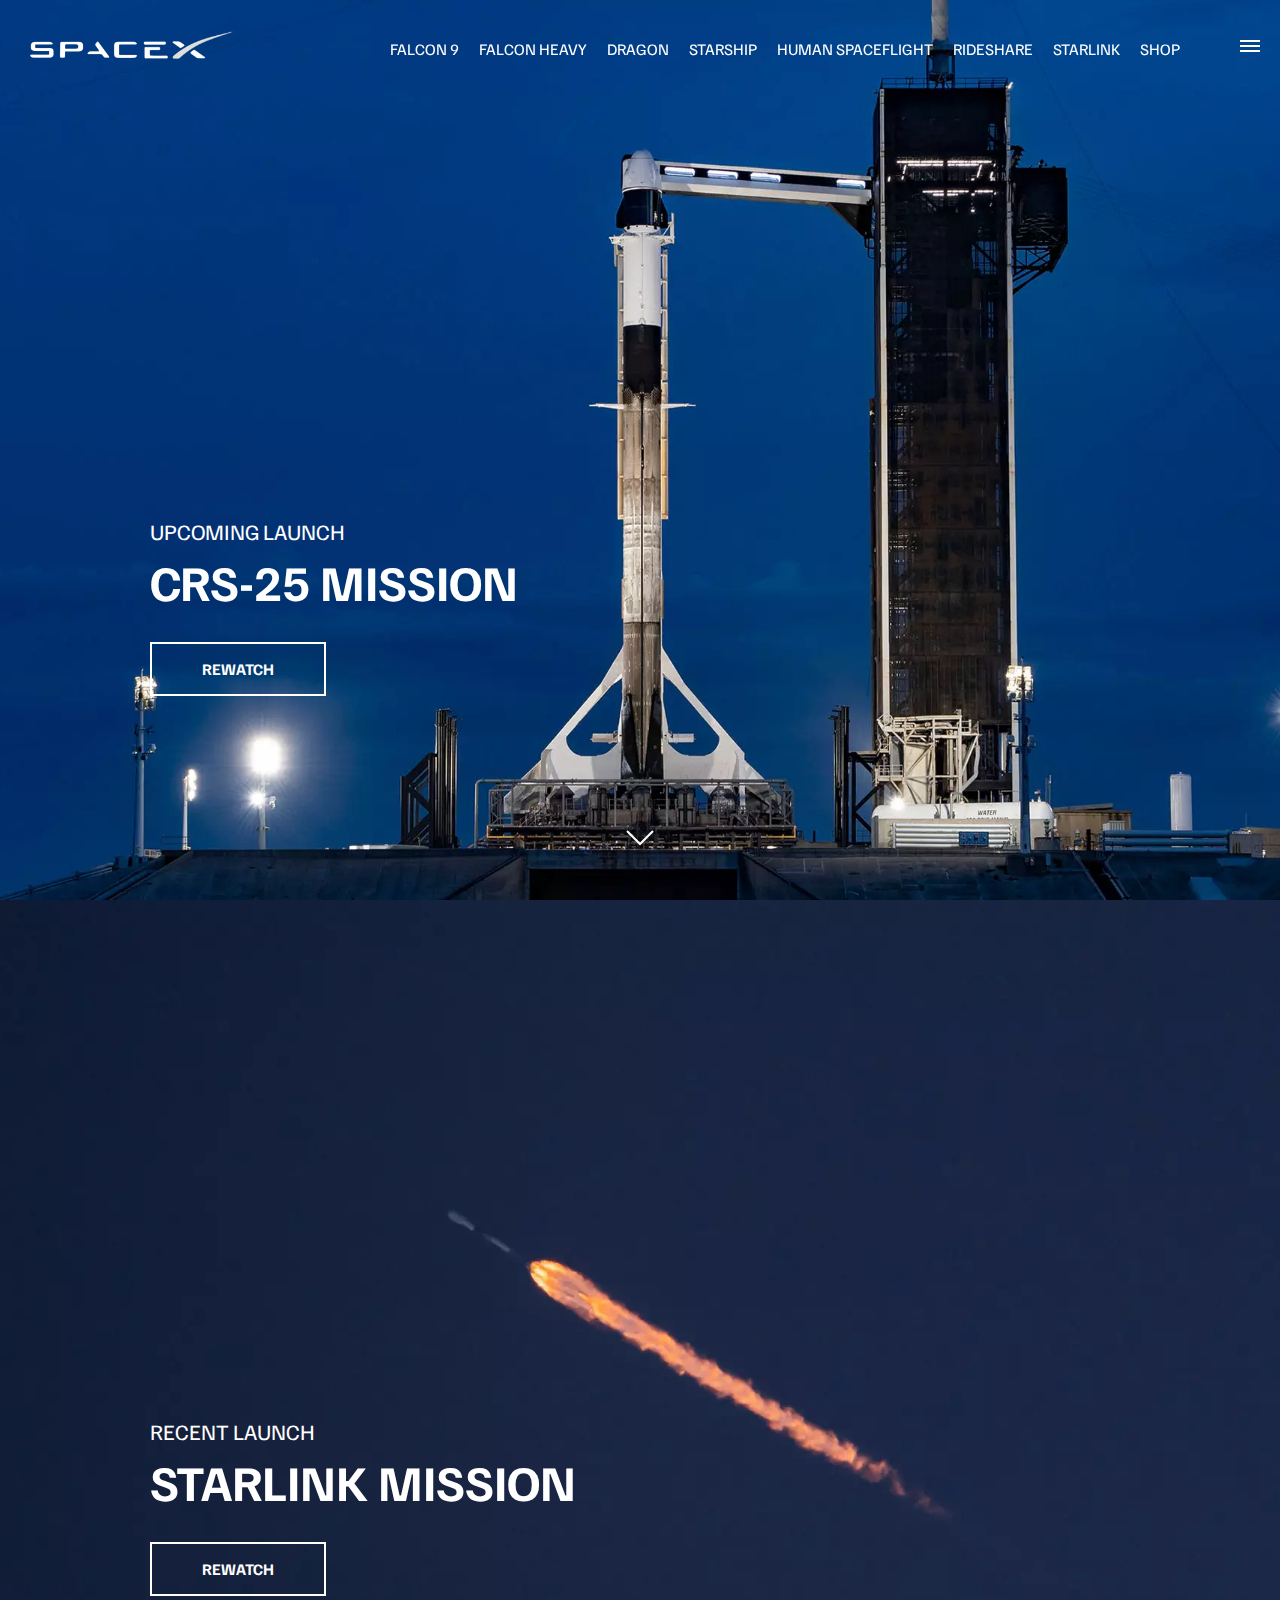
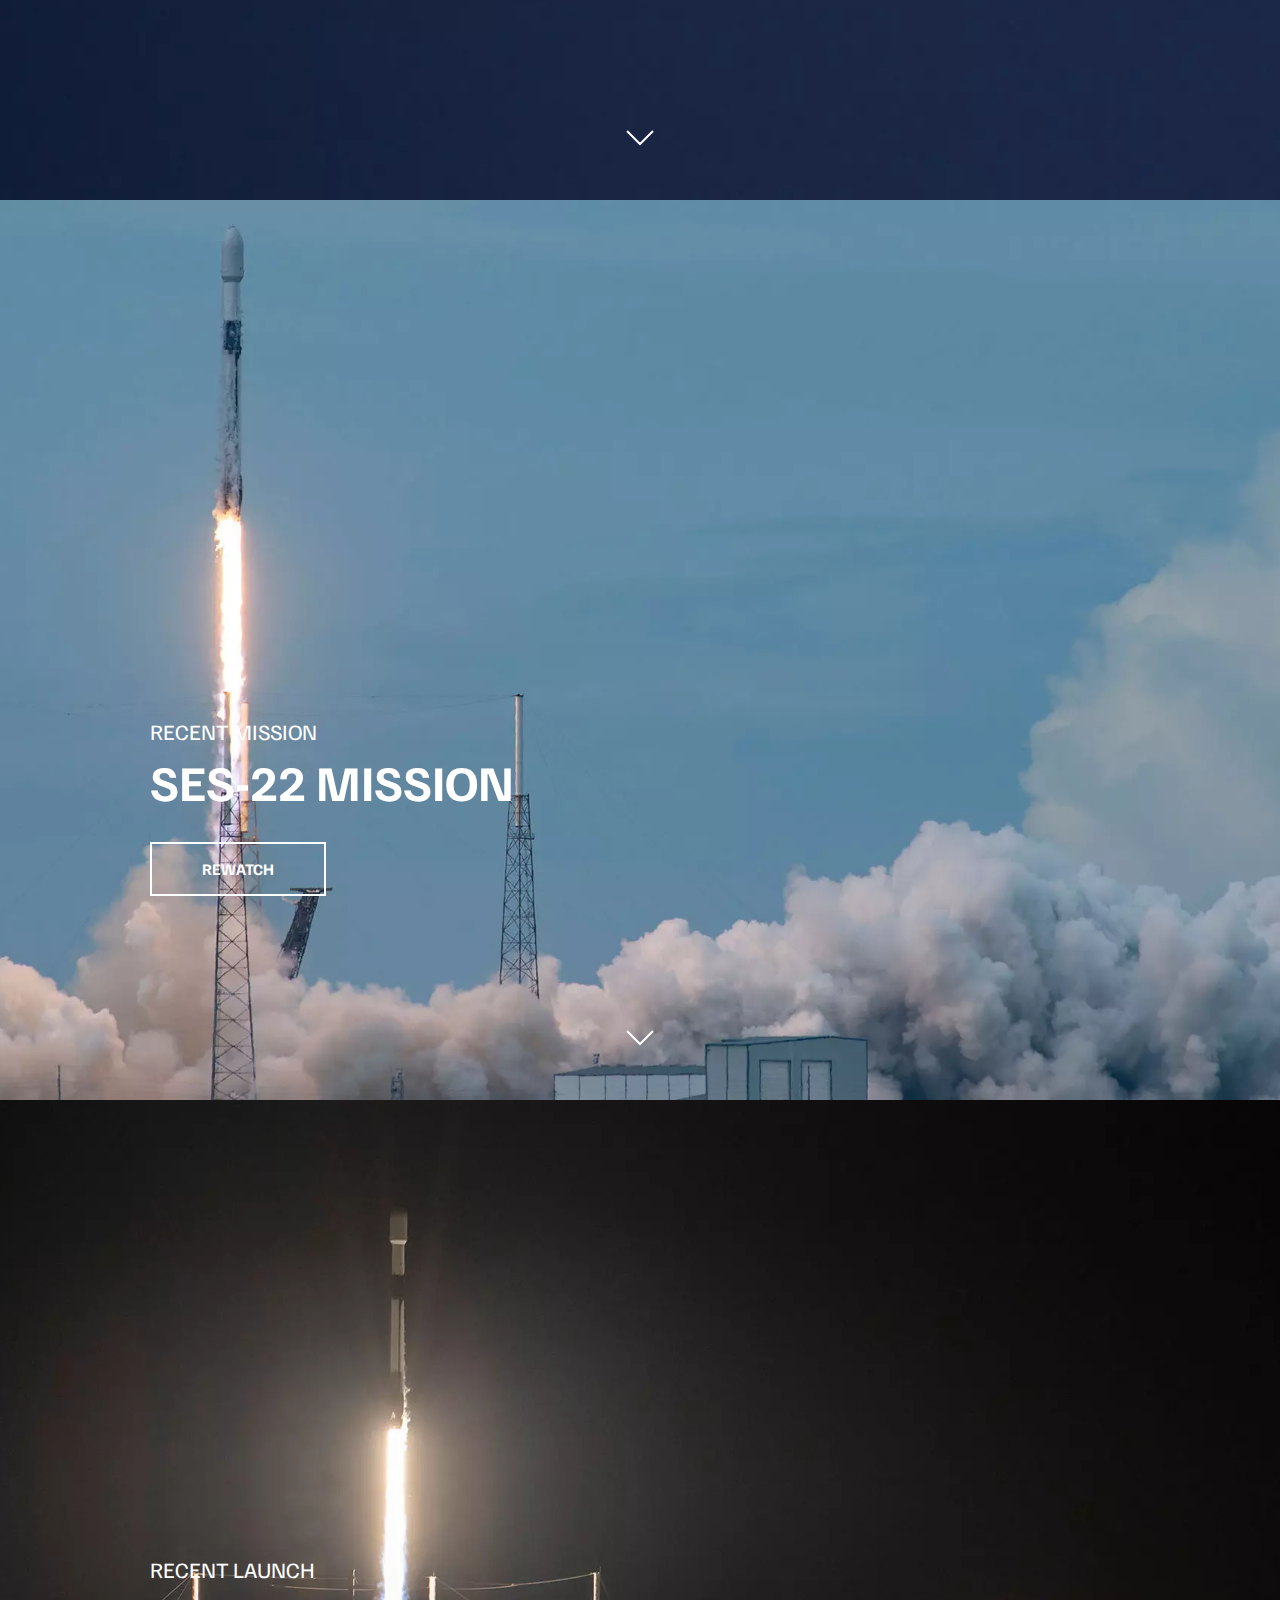
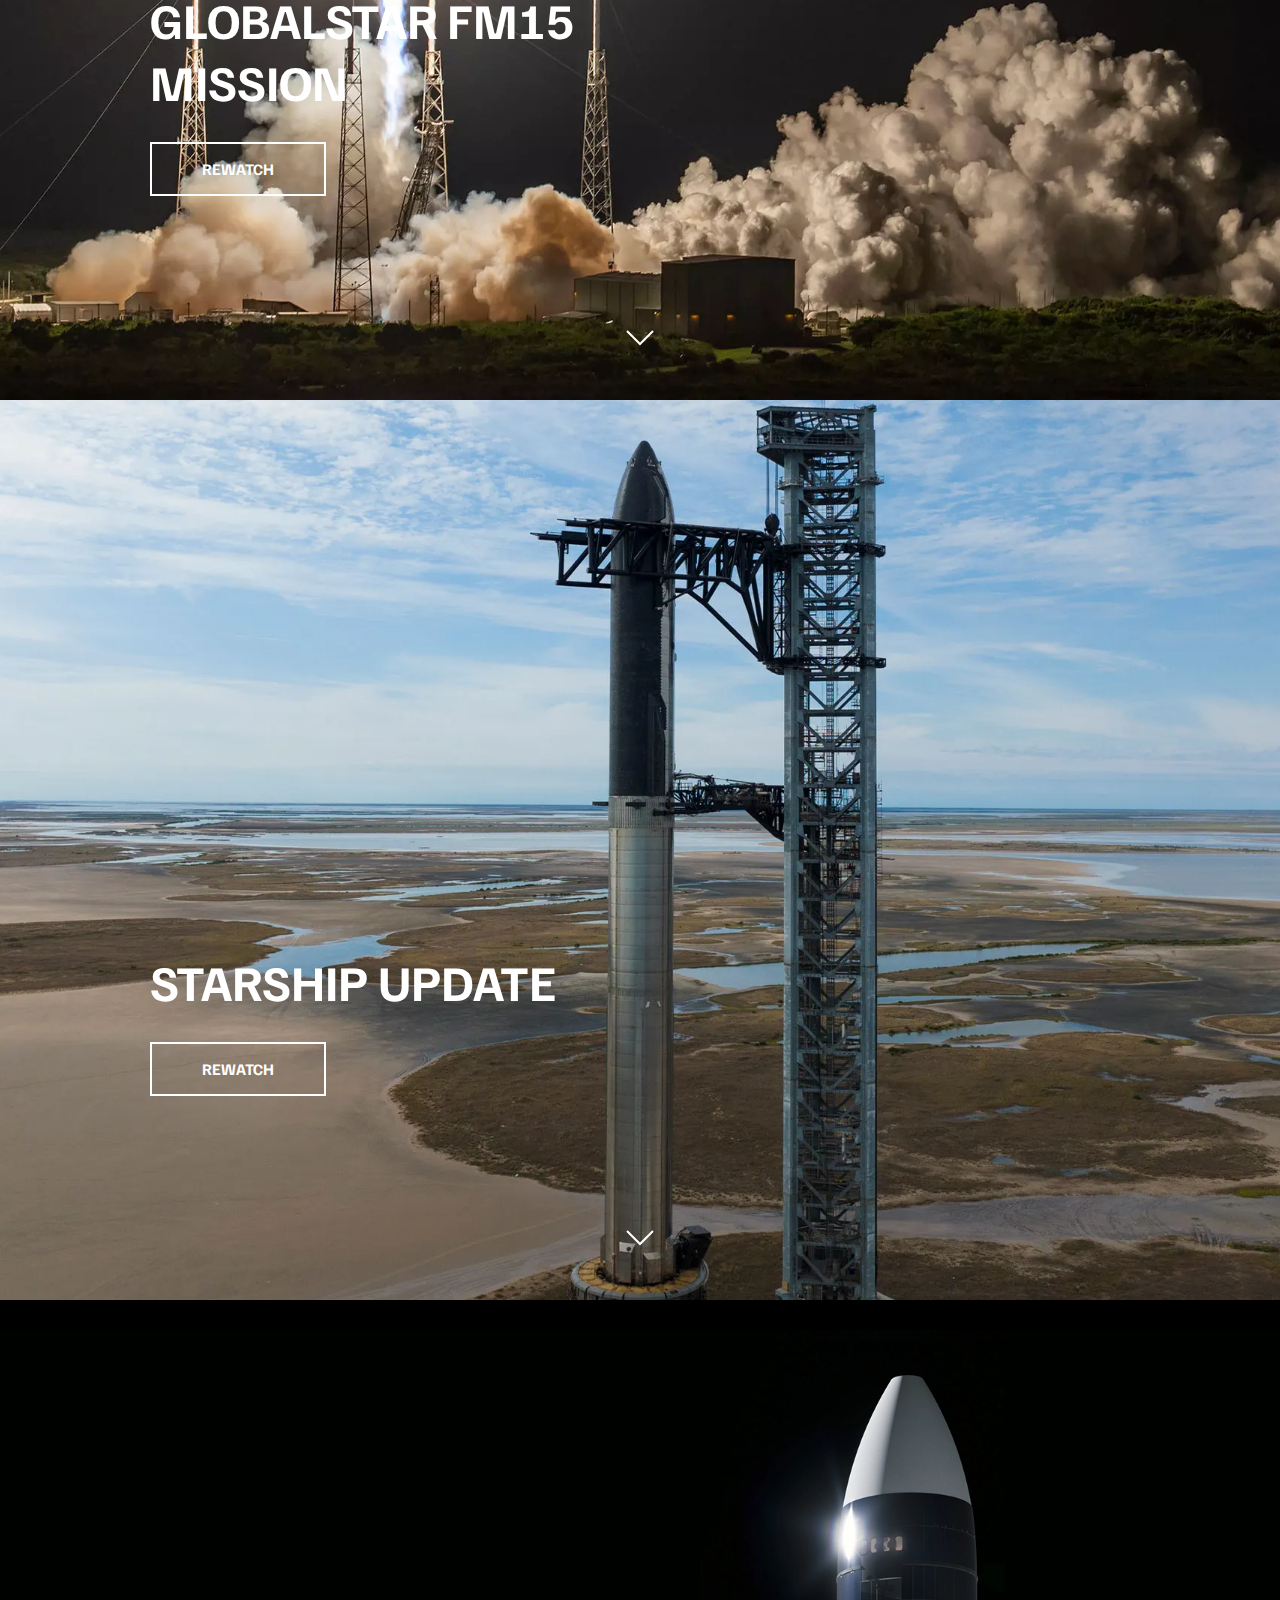
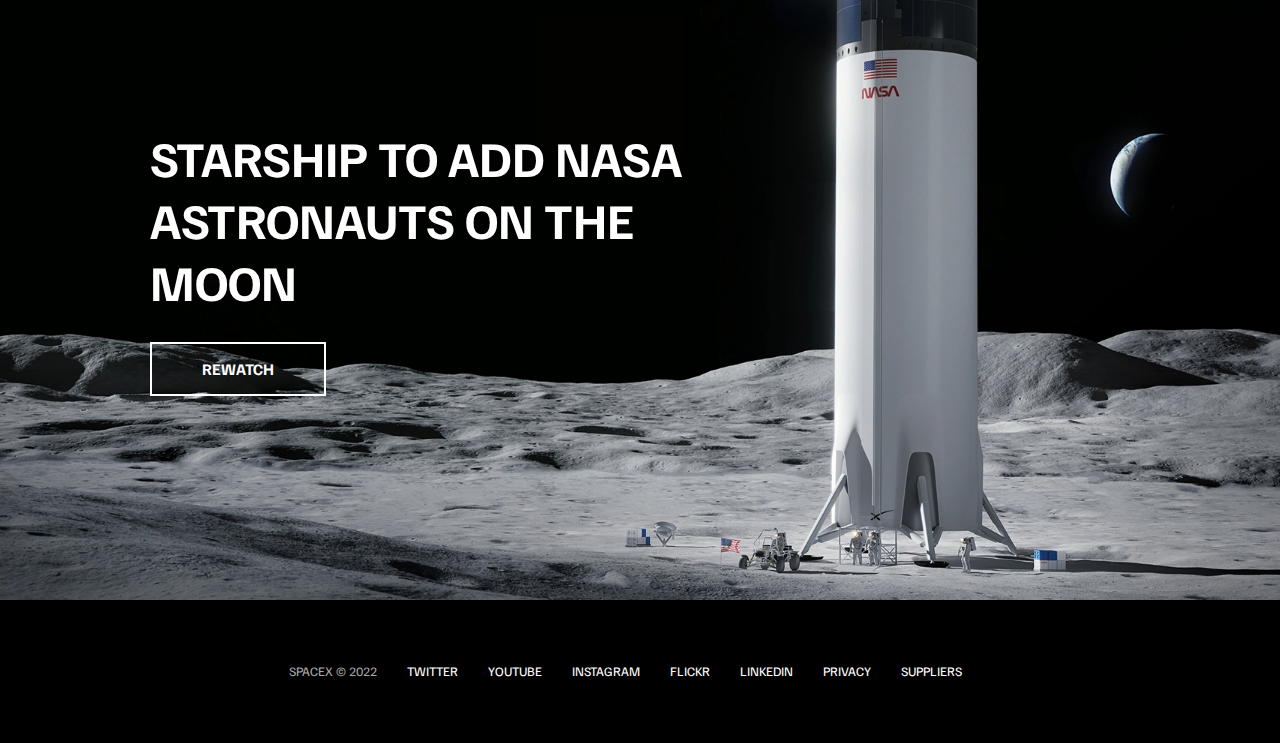
<file: SpaceX-Landing-Page-Clone/index.html>
<!DOCTYPE html>
<html lang="en">
	<head>
		<meta charset="UTF-8" />
		<meta http-equiv="X-UA-Compatible" content="IE=edge" />
		<meta name="viewport" content="width=device-width, initial-scale=1.0" />
		<link rel="stylesheet" href="css/style.css" />
		<script src="js/script.js" defer></script>
		<title>SpaceX</title>
	</head>
	<body>
		<div id="overlay"></div>
		<div id="mobile-menu" class="mobile-main-menu">
			<ul>
				<li><a href="#">Mission</a></li>
				<li><a href="#">Launches</a></li>
				<li><a href="#">Careers</a></li>
				<li><a href="#">Updates</a></li>
				<li><a href="#">Shop</a></li>

				<li class="mobile-only"><a href="falcon9.html">Falcon 9</a></li>
				<li class="mobile-only">
					<a href="falcon-heavy.html">Falcon Heavy</a>
				</li>
				<li class="mobile-only"><a href="dragon.html">Dragon</a></li>
				<li class="mobile-only"><a href="#">Starship</a></li>
				<li class="mobile-only"><a href="#">Human Spaceflight</a></li>
				<li class="mobile-only"><a href="#">Rideshare</a></li>
				<li class="mobile-only"><a href="#">Starlink</a></li>
			</ul>
		</div>
		<header class="main-header">
			<div class="logo">
				<a href="index.html">
					<img src="img/logo.png" alt="SpaceX" />
				</a>
			</div>
			<nav class="desktop-main-menu">
				<ul>
					<li><a href="falcon9.html">Falcon 9</a></li>
					<li><a href="falcon-heavy.html">Falcon Heavy</a></li>
					<li><a href="dragon.html">Dragon</a></li>
					<li><a href="#">Starship</a></li>
					<li><a href="#">Human Spaceflight</a></li>
					<li><a href="#">Rideshare</a></li>
					<li><a href="#">Starlink</a></li>
					<li><a href="#">Shop</a></li>
				</ul>
			</nav>
		</header>

		<!-- Hamburger Menu -->
		<button id="menu-btn" class="hamburger" type="button">
			<span class="hamburger-top"></span>
			<span class="hamburger-middle"></span>
			<span class="hamburger-bottom"></span>
		</button>

		<!-- Section A -->
		<section class="section-a">
			<div class="section-inner">
				<h4>Upcoming Launch</h4>
				<h2>CRS-25 Mission</h2>
				<a href="#" class="btn">
					<div class="hover"></div>
					<span>Rewatch</span>
				</a>
			</div>

			<div class="scroll-arrow">
				<svg width="30px" height="20px">
					<path
						stroke="#ffffff"
						fill="none"
						stroke-width="2px"
						d="M2.000,5.000 L15.000,18.000 L28.000,5.000 "
					></path>
				</svg>
			</div>
		</section>

		<!-- Section B -->
		<section class="section-b">
			<div class="section-inner">
				<h4>Recent Launch</h4>
				<h2>Starlink Mission</h2>
				<a href="#" class="btn">
					<div class="hover"></div>
					<span>Rewatch</span>
				</a>
			</div>

			<div class="scroll-arrow">
				<svg width="30px" height="20px">
					<path
						stroke="#ffffff"
						fill="none"
						stroke-width="2px"
						d="M2.000,5.000 L15.000,18.000 L28.000,5.000 "
					></path>
				</svg>
			</div>
		</section>

		<!-- Section C -->
		<section class="section-c">
			<div class="section-inner">
				<h4>Recent Mission</h4>
				<h2>SES-22 Mission</h2>
				<a href="#" class="btn">
					<div class="hover"></div>
					<span>Rewatch</span>
				</a>
			</div>

			<div class="scroll-arrow">
				<svg width="30px" height="20px">
					<path
						stroke="#ffffff"
						fill="none"
						stroke-width="2px"
						d="M2.000,5.000 L15.000,18.000 L28.000,5.000 "
					></path>
				</svg>
			</div>
		</section>

		<!-- Section D -->
		<section class="section-d">
			<div class="section-inner">
				<h4>Recent Launch</h4>
				<h2>Globalstar FM15 Mission</h2>
				<a href="#" class="btn">
					<div class="hover"></div>
					<span>Rewatch</span>
				</a>
			</div>

			<div class="scroll-arrow">
				<svg width="30px" height="20px">
					<path
						stroke="#ffffff"
						fill="none"
						stroke-width="2px"
						d="M2.000,5.000 L15.000,18.000 L28.000,5.000 "
					></path>
				</svg>
			</div>
		</section>

		<!-- Section E -->
		<section class="section-e">
			<div class="section-inner">
				<h2>Starship Update</h2>
				<a href="#" class="btn">
					<div class="hover"></div>
					<span>Rewatch</span>
				</a>
			</div>

			<div class="scroll-arrow">
				<svg width="30px" height="20px">
					<path
						stroke="#ffffff"
						fill="none"
						stroke-width="2px"
						d="M2.000,5.000 L15.000,18.000 L28.000,5.000 "
					></path>
				</svg>
			</div>
		</section>

		<!-- Section F -->
		<section class="section-f">
			<div class="section-inner">
				<h2>Starship to add NASA astronauts on the moon</h2>
				<a href="#" class="btn">
					<div class="hover"></div>
					<span>Rewatch</span>
				</a>
			</div>
		</section>

		<footer>
			<ul>
				<li>SpaceX &copy; 2022</li>
				<li><a href="#">Twitter</a></li>
				<li><a href="#">YouTube</a></li>
				<li><a href="#">Instagram</a></li>
				<li><a href="#">Flickr</a></li>
				<li><a href="#">LinkedIn</a></li>
				<li><a href="#">Privacy</a></li>
				<li><a href="#">Suppliers</a></li>
			</ul>
		</footer>
	</body>
</html>
</file>
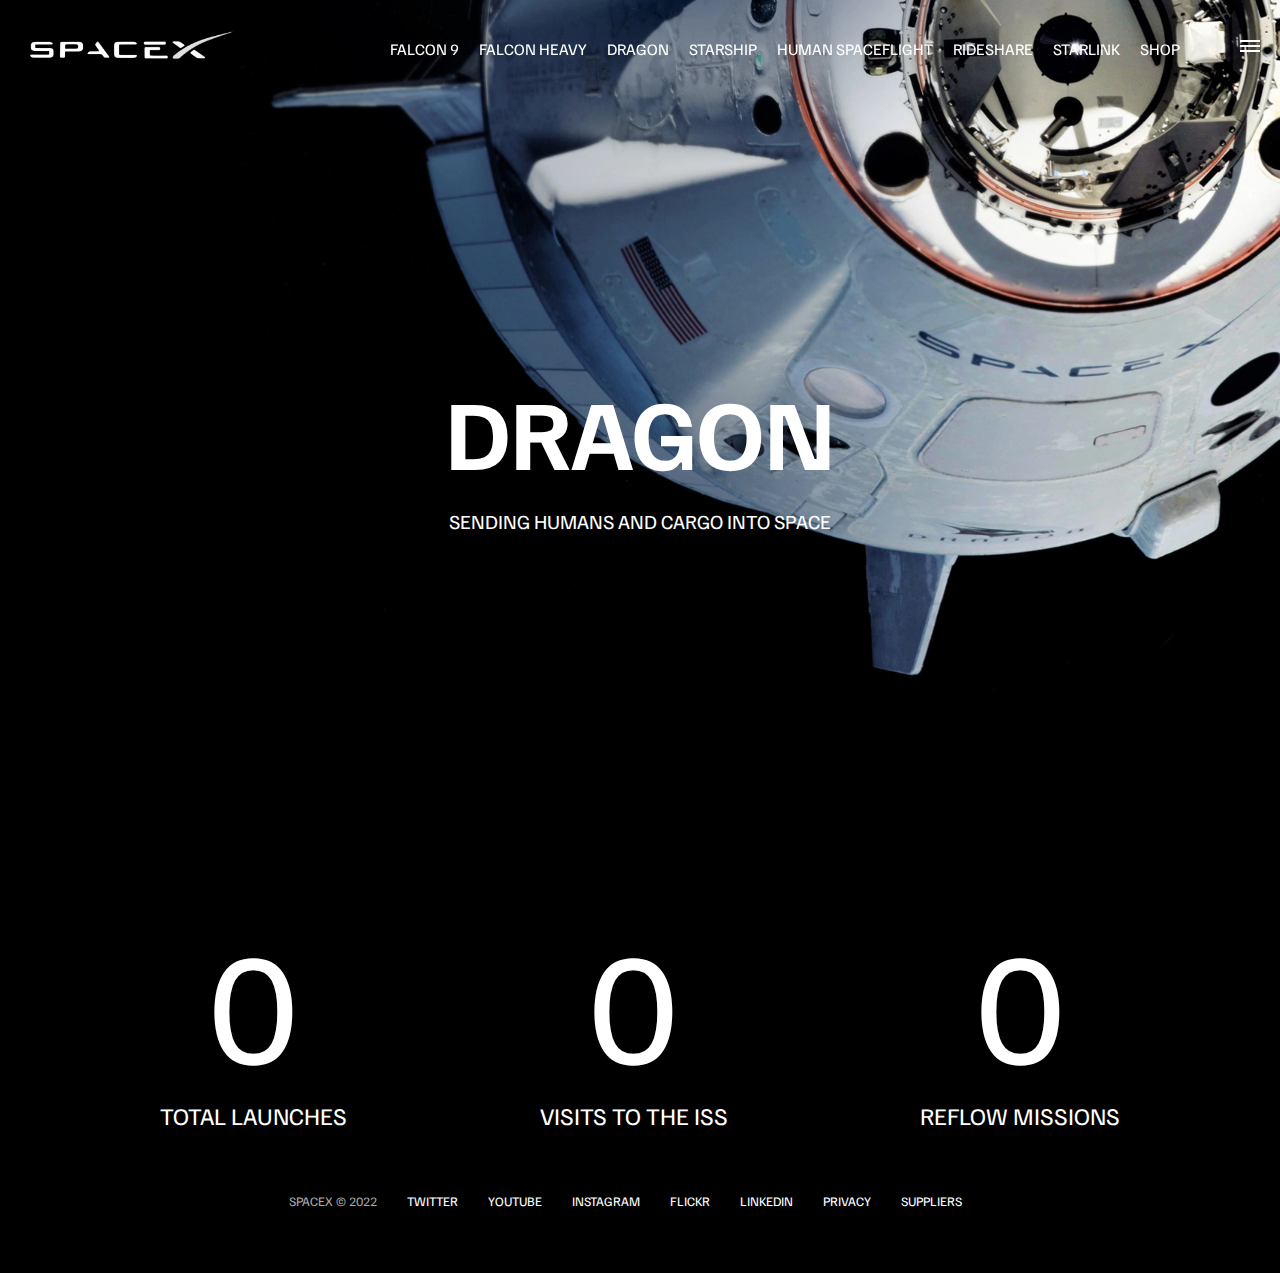
<file: SpaceX-Landing-Page-Clone/dragon.html>
<!DOCTYPE html>
<html lang="en">
	<head>
		<meta charset="UTF-8" />
		<meta http-equiv="X-UA-Compatible" content="IE=edge" />
		<meta name="viewport" content="width=device-width, initial-scale=1.0" />
		<link rel="stylesheet" href="css/style.css" />
		<script src="js/script.js" defer></script>
		<title>SpaceX - Dragon</title>
	</head>
	<body>
		<div id="overlay"></div>
		<div id="mobile-menu" class="mobile-main-menu">
			<ul>
				<li><a href="#">Mission</a></li>
				<li><a href="#">Launches</a></li>
				<li><a href="#">Careers</a></li>
				<li><a href="#">Updates</a></li>
				<li><a href="#">Shop</a></li>

				<li class="mobile-only"><a href="falcon9.html">Falcon 9</a></li>
				<li class="mobile-only">
					<a href="falcon-heavy.html">Falcon Heavy</a>
				</li>
				<li class="mobile-only"><a href="dragon.html">Dragon</a></li>
				<li class="mobile-only"><a href="#">Starship</a></li>
				<li class="mobile-only"><a href="#">Human Spaceflight</a></li>
				<li class="mobile-only"><a href="#">Rideshare</a></li>
				<li class="mobile-only"><a href="#">Starlink</a></li>
			</ul>
		</div>
		<header class="main-header">
			<div class="logo">
				<a href="index.html">
					<img src="img/logo.png" alt="SpaceX" />
				</a>
			</div>
			<nav class="desktop-main-menu">
				<ul>
					<li><a href="falcon9.html">Falcon 9</a></li>
					<li><a href="falcon-heavy.html">Falcon Heavy</a></li>
					<li><a href="dragon.html">Dragon</a></li>
					<li><a href="#">Starship</a></li>
					<li><a href="#">Human Spaceflight</a></li>
					<li><a href="#">Rideshare</a></li>
					<li><a href="#">Starlink</a></li>
					<li><a href="#">Shop</a></li>
				</ul>
			</nav>
		</header>

		<!-- Hamburger Menu -->
		<button id="menu-btn" class="hamburger" type="button">
			<span class="hamburger-top"></span>
			<span class="hamburger-middle"></span>
			<span class="hamburger-bottom"></span>
		</button>

		<section class="section-animate bg-dragon"></section>
		<div class="section-inner-center">
			<h3>Dragon</h3>
			<p>Sending humans and cargo into space</p>
		</div>

		<div class="stats">
			<div>
				<span class="counter" data-target="34">0</span>
				<h4>Total Launches</h4>
			</div>
			<div>
				<span class="counter" data-target="31">0</span>
				<h4>Visits to the ISS</h4>
			</div>
			<div>
				<span class="counter" data-target="13">0</span>
				<h4>Reflow Missions</h4>
			</div>
		</div>

		<footer>
			<ul>
				<li>SpaceX &copy; 2022</li>
				<li><a href="#">Twitter</a></li>
				<li><a href="#">YouTube</a></li>
				<li><a href="#">Instagram</a></li>
				<li><a href="#">Flickr</a></li>
				<li><a href="#">LinkedIn</a></li>
				<li><a href="#">Privacy</a></li>
				<li><a href="#">Suppliers</a></li>
			</ul>
		</footer>
	</body>
</html>
</file>
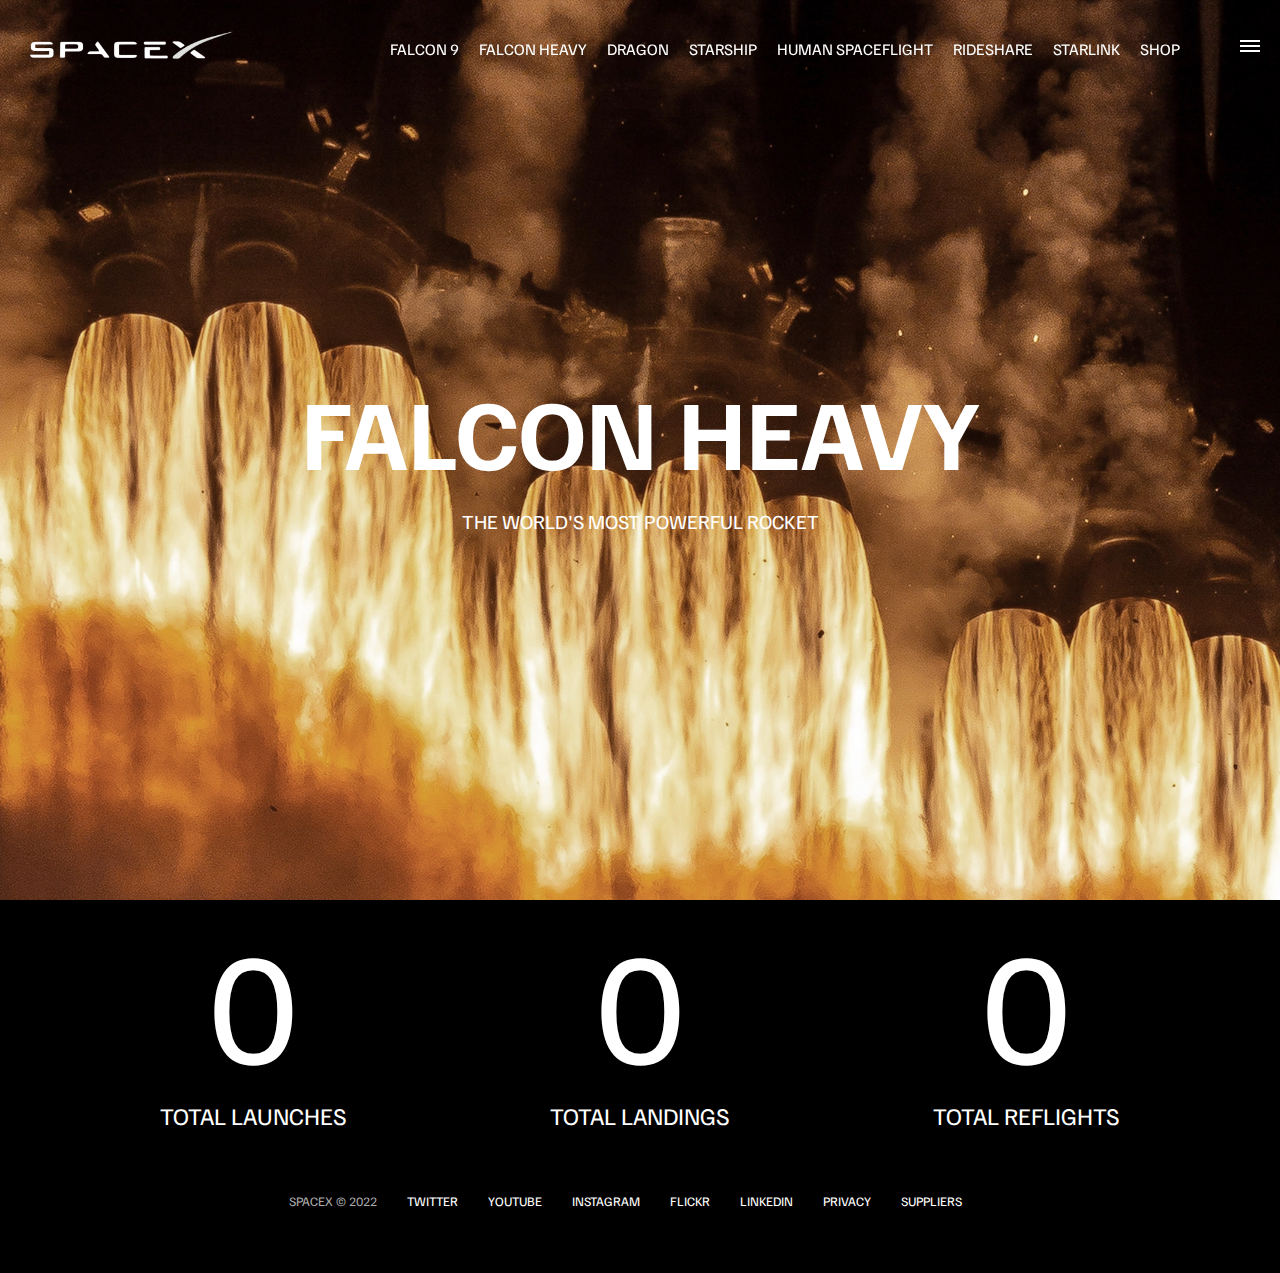
<file: SpaceX-Landing-Page-Clone/falcon-heavy.html>
<!DOCTYPE html>
<html lang="en">
	<head>
		<meta charset="UTF-8" />
		<meta http-equiv="X-UA-Compatible" content="IE=edge" />
		<meta name="viewport" content="width=device-width, initial-scale=1.0" />
		<link rel="stylesheet" href="css/style.css" />
		<script src="js/script.js" defer></script>
		<title>SpaceX - Falcon Heavy</title>
	</head>
	<body>
		<div id="overlay"></div>
		<div id="mobile-menu" class="mobile-main-menu">
			<ul>
				<li><a href="#">Mission</a></li>
				<li><a href="#">Launches</a></li>
				<li><a href="#">Careers</a></li>
				<li><a href="#">Updates</a></li>
				<li><a href="#">Shop</a></li>

				<li class="mobile-only"><a href="falcon9.html">Falcon 9</a></li>
				<li class="mobile-only">
					<a href="falcon-heavy.html">Falcon Heavy</a>
				</li>
				<li class="mobile-only"><a href="dragon.html">Dragon</a></li>
				<li class="mobile-only"><a href="#">Starship</a></li>
				<li class="mobile-only"><a href="#">Human Spaceflight</a></li>
				<li class="mobile-only"><a href="#">Rideshare</a></li>
				<li class="mobile-only"><a href="#">Starlink</a></li>
			</ul>
		</div>
		<header class="main-header">
			<div class="logo">
				<a href="index.html">
					<img src="img/logo.png" alt="SpaceX" />
				</a>
			</div>
			<nav class="desktop-main-menu">
				<ul>
					<li><a href="falcon9.html">Falcon 9</a></li>
					<li><a href="falcon-heavy.html">Falcon Heavy</a></li>
					<li><a href="dragon.html">Dragon</a></li>
					<li><a href="#">Starship</a></li>
					<li><a href="#">Human Spaceflight</a></li>
					<li><a href="#">Rideshare</a></li>
					<li><a href="#">Starlink</a></li>
					<li><a href="#">Shop</a></li>
				</ul>
			</nav>
		</header>

		<!-- Hamburger Menu -->
		<button id="menu-btn" class="hamburger" type="button">
			<span class="hamburger-top"></span>
			<span class="hamburger-middle"></span>
			<span class="hamburger-bottom"></span>
		</button>

		<section class="section-animate bg-falcon-heavy"></section>
		<div class="section-inner-center">
			<h3>Falcon Heavy</h3>
			<p>The world's most powerful rocket</p>
		</div>

		<div class="stats">
			<div>
				<span class="counter" data-target="3">0</span>
				<h4>Total Launches</h4>
			</div>
			<div>
				<span class="counter" data-target="7">0</span>
				<h4>Total Landings</h4>
			</div>
			<div>
				<span class="counter" data-target="4">0</span>
				<h4>Total Reflights</h4>
			</div>
		</div>

		<footer>
			<ul>
				<li>SpaceX &copy; 2022</li>
				<li><a href="#">Twitter</a></li>
				<li><a href="#">YouTube</a></li>
				<li><a href="#">Instagram</a></li>
				<li><a href="#">Flickr</a></li>
				<li><a href="#">LinkedIn</a></li>
				<li><a href="#">Privacy</a></li>
				<li><a href="#">Suppliers</a></li>
			</ul>
		</footer>
	</body>
</html>
</file>
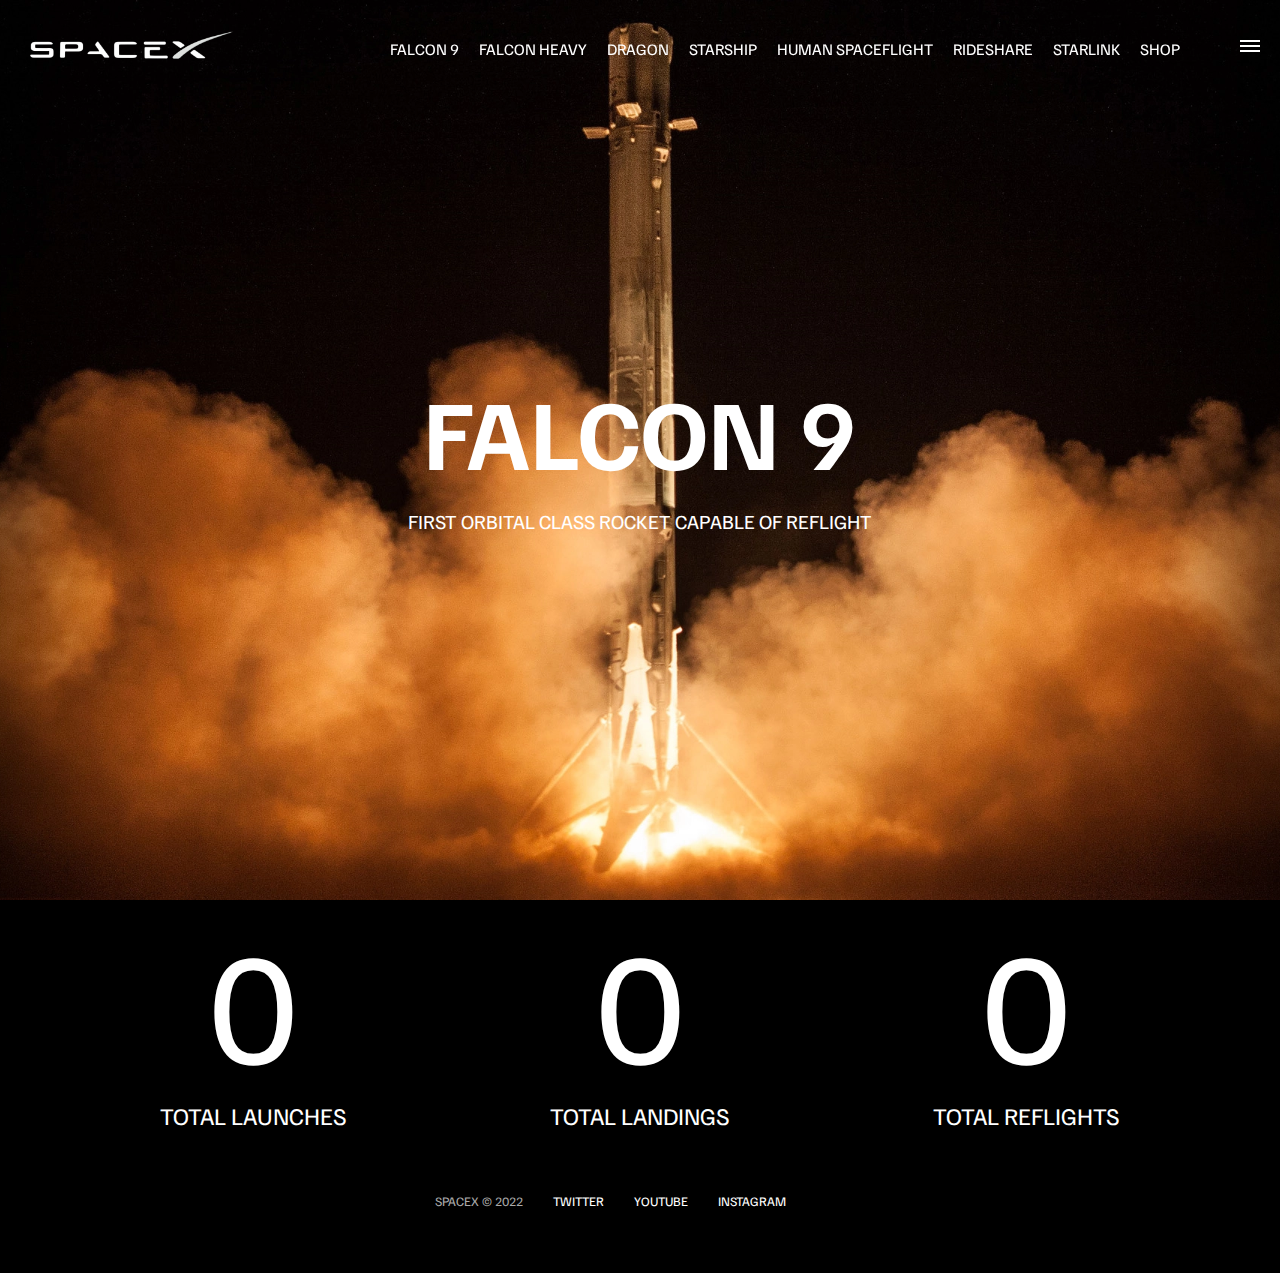
<file: SpaceX-Landing-Page-Clone/falcon9.html>
<!DOCTYPE html>
<html lang="en">
  <head>
    <meta charset="UTF-8" />
    <meta http-equiv="X-UA-Compatible" content="IE=edge" />
    <meta name="viewport" content="width=device-width, initial-scale=1.0" />
    <link rel="stylesheet" href="css/style.css" />
    <script src="js/script.js" defer></script>
    <title>SpaceX - Falcon 9</title>
  </head>
  <body>
    <div id="overlay"></div>
    <div id="mobile-menu" class="mobile-main-menu">
      <ul>
        <li><a href="#">Mission</a></li>
        <li><a href="#">Launches</a></li>
        <li><a href="#">Careers</a></li>
        <li><a href="#">Updates</a></li>
        <li><a href="#">Shop</a></li>

        <li class="mobile-only"><a href="falcon9.html">Falcon 9</a></li>
        <li class="mobile-only">
          <a href="falcon-heavy.html">Falcon Heavy</a>
        </li>
        <li class="mobile-only"><a href="dragon.html">Dragon</a></li>
        <li class="mobile-only"><a href="#">Starship</a></li>
        <li class="mobile-only"><a href="#">Human Spaceflight</a></li>
        <li class="mobile-only"><a href="#">Rideshare</a></li>
        <li class="mobile-only"><a href="#">Starlink</a></li>
      </ul>
    </div>
    <header class="main-header">
      <div class="logo">
        <a href="index.html">
          <img src="img/logo.png" alt="SpaceX" />
        </a>
      </div>
      <nav class="desktop-main-menu">
        <ul>
          <li><a href="falcon9.html">Falcon 9</a></li>
          <li><a href="falcon-heavy.html">Falcon Heavy</a></li>
          <li><a href="dragon.html">Dragon</a></li>
          <li><a href="#">Starship</a></li>
          <li><a href="#">Human Spaceflight</a></li>
          <li><a href="#">Rideshare</a></li>
          <li><a href="#">Starlink</a></li>
          <li><a href="#">Shop</a></li>
        </ul>
      </nav>
    </header>

    <!-- Hamburger Menu -->
    <button id="menu-btn" class="hamburger" type="button">
      <span class="hamburger-top"></span>
      <span class="hamburger-middle"></span>
      <span class="hamburger-bottom"></span>
    </button>

    <section class="section-animate bg-falcon-9"></section>
    <div class="section-inner-center">
      <h3>Falcon 9</h3>
      <p>First orbital class rocket capable of reflight</p>
    </div>

    <div class="stats">
      <div>
        <span class="counter" data-target="3">0</span>
        <h4>Total Launches</h4>
      </div>
      <div>
        <span class="counter" data-target="7">0</span>
        <h4>Total Landings</h4>
      </div>
      <div>
        <span class="counter" data-target="4">0</span>
        <h4>Total Reflights</h4>
      </div>
    </div>

    <footer>
      <ul>
        <li>SpaceX &copy; 2022</li>
        <li><a href="#">Twitter</a></li>
        <li><a href="#">YouTube</a></li>
        <li><a href="#">Instagram</a></li>
        <li><a
</file>
<file: SpaceX-Landing-Page-Clone/css/style.css>
/* Import font */
@import url('https://fonts.googleapis.com/css2?family=Familjen+Grotesk:wght@400;600;700&display=swap');

*,
*::before,
*::after {
	margin: 0;
	padding: 0;
	box-sizing: border-box;
}

body {
	font-family: 'Familjen Grotesk', sans-serif;
	background: #000;
	color: #fff;
}

a {
	text-decoration: none;
	color: #fff;
}

ul {
	list-style: none;
}

/* Header Navbar */
.main-header {
	position: fixed;
	top: 0;
	left: 0;
	width: 100%;
	z-index: 3;
	display: flex;
	justify-content: space-between;
	align-items: center;
	text-transform: uppercase;
	height: 100px;
	padding: 0 30px;
}

/* Logo */
.logo {
	width: 210px;
	height: auto;
}

.logo img {
	display: block;
	width: 100%;
	height: auto;
}

/* Desktop Menu */
.desktop-main-menu {
	margin-right: 50px;
}

.desktop-main-menu ul {
	display: flex;
}

.desktop-main-menu ul li {
	position: relative;
	margin-right: 20px;
	padding-bottom: 2px;
}

/* Menu item bottom border */
.desktop-main-menu ul li a::after {
	content: '';
	position: absolute;
	bottom: 0;
	left: 0;
	width: 100%;
	height: 1px;
	background: #fff;
	transform: scaleX(0);
	transition: transform 0.6s cubic-bezier(0.19, 1, 0.22, 1);
	transform-origin: right center;
}

.desktop-main-menu ul li a:hover::after {
	transform: scaleX(1);
	transform-origin: left center;
	transition-duration: 0.4s;
}

/* Sections */
section {
	position: relative;
	height: 100vh;
	background-position: center center;
	background-repeat: no-repeat;
	background-size: cover;
	text-transform: uppercase;
}

.section-inner {
	position: absolute;
	bottom: 200px;
	left: 150px;
	max-width: 560px;
}

.section-inner h4 {
	font-size: 22px;
	margin-bottom: 5px;
	font-weight: 300;
	animation: fadeInUp 0.5s ease-in-out;
}

.section-inner h2 {
	font-size: 50px;
	font-weight: 700;
	margin-bottom: 20px;
	animation: fadeInUp 0.5s ease-in-out 0.2s;
	animation-fill-mode: both; /* Stop from showing ath the start */
}

/* Background images */
.section-a {
	background-image: url('../img/section-a.webp');
}
.section-b {
	background-image: url('../img/section-b.webp');
}
.section-c {
	background-image: url('../img/section-c.webp');
}
.section-d {
	background-image: url('../img/section-d.webp');
}
.section-e {
	background-image: url('../img/section-e.webp');
}
.section-f {
	background-image: url('../img/section-f.webp');
}

.section-inner a {
	animation: fadeInUp 0.5s ease-in-out 0.4s;
}

/* Utility */
.btn {
	position: relative;
	display: inline-block;
	cursor: pointer;
	text-align: center;
	min-width: 130px;
	padding: 15px 50px;
	margin-top: 10px;
	border: 2px solid #fff;
	text-transform: uppercase;
	font-weight: bold;
	overflow: hidden;
	z-index: 2;
}

.btn:hover span {
	color: #000;
}

.btn .hover {
	position: absolute;
	top: 0;
	left: 0;
	width: 100%;
	height: 100%;
	background-color: #fff;
	color: #000;
	z-index: -1;
	transform: translateY(100%);
	transition: transform 0.6s cubic-bezier(0.19, 1, 0.22, 1);
}

.btn:hover .hover {
	transform: translateY(0);
}

.scroll-arrow {
	position: absolute;
	bottom: 50px;
	left: 50%;
	transform: translateX(-50%);
	animation: fadeBounce 5s infinite;
}

/* Footer */
footer {
	position: relative;
	padding: 55px 0;
}

footer ul {
	display: flex;
	justify-content: center;
	align-items: center;
	flex-wrap: wrap;
}

footer ul li {
	margin-right: 30px;
	color: #aaa;
	text-transform: uppercase;
	font-size: 13px;
	line-height: 2.5;
}

footer ul li a {
	color: #fff;
	transition: color 0.6s;
}

footer ul li a:hover {
	color: #aaa;
}

/* Hamburger Menu */
.hamburger {
	position: fixed;
	top: 40px;
	right: 20px;
	z-index: 10;
	cursor: pointer;
	width: 20px;
	height: 20px;
	background: none;
	border: none;
}

.hamburger-top,
.hamburger-middle,
.hamburger-bottom {
	position: absolute;
	width: 20px;
	height: 2px;
	top: 0;
	left: 0;
	background: #fff;
	transition: all 0.5s;
}

.hamburger-middle {
	transform: translateY(5px);
}

.hamburger-bottom {
	transform: translateY(10px);
}

/* Transition Hamburger to X */
.open {
	transform: rotate(90deg);
}

.open .hamburger-top {
	transform: rotate(45deg) translateY(6px) translateX(6px);
}
.open .hamburger-middle {
	display: none;
}
.open .hamburger-bottom {
	transform: rotate(-45deg) translateY(6px) translateX(-6px);
}

/* Overlay */
.overlay-show {
	position: fixed;
	top: 0;
	left: 0;
	width: 100%;
	height: 100%;
	background-color: rgba(0, 0, 0, 0.5);
	z-index: 3;
}

.stop-scrolling {
	overflow: hidden;
}

.mobile-only {
	display: none;
}

/* Mobile menu */
.mobile-main-menu {
	position: fixed;
	top: 0;
	right: 0;
	width: 350px;
	height: 100%;
	background: #000;
	z-index: 4;
	display: flex;
	align-items: center;
	justify-content: center;
	transform: translateX(100%);
	transition: transform 0.6s cubic-bezier(0.19, 1, 0.22, 1);
}

/* Bring menu from right */
.show-menu {
	transform: translateX(0);
}

.mobile-main-menu ul {
	display: flex;
	flex-direction: column;
	align-items: end;
	justify-content: center;
	padding: 50px;
	width: 100%;
}

.mobile-main-menu ul li {
	margin-bottom: 20px;
	font-size: 18px;
	text-transform: uppercase;
	border-bottom: 1px #555 dotted;
	width: 100%;
	text-align: right;
	padding-bottom: 8px;
}

.mobile-main-menu ul li a {
	color: #fff;
	transition: color 0.6s;
}

.mobile-main-menu ul li a:hover {
	color: #aaa;
}

/* Inner Pages */
.bg-falcon-9 {
	background-image: url('../img/falcon-9.webp');
}
.bg-falcon-heavy {
	background-image: url('../img/falcon-heavy.webp');
}
.bg-dragon {
	background-image: url('../img/dragon.webp');
}

.section-animate {
	animation: fadeIn 2s ease-in-out;
}

.section-inner-center {
	position: absolute;
	top: 50%;
	left: 50%;
	transform: translate(-50%, -50%);
	text-transform: uppercase;
	text-align: center;
	width: 80%;
}

.section-inner-center h3 {
	font-size: 100px;
	margin-bottom: 15px;
	animation: fadeInUp 0.5s ease-in-out;
}

.section-inner-center p {
	font-size: 20px;
	animation: fadeInUp 0.5s ease-in-out 0.2s;
	animation-fill-mode: both;
}

/* Stats */
.stats {
	max-width: 960px;
	margin: 0 auto;
	display: flex;
	align-items: center;
	justify-content: space-between;
	text-align: center;
	text-transform: uppercase;
}

.stats div span {
	font-size: 160px;
}

.stats div h4 {
	font-size: 24px;
	font-weight: 300;
}

/* Animations */
@keyframes fadeInUp {
	0% {
		opacity: 0;
		transform: translateY(140px);
	}

	100% {
		opacity: 1;
		transform: translateY(0);
	}
}

@keyframes fadeIn {
	0% {
		opacity: 0;
	}

	100% {
		opacity: 1;
	}
}

@keyframes fadeBounce {
	0%,
	20%,
	50%,
	80%,
	100% {
		opacity: 0;
		transform: translateY(-20px);
	}

	40% {
		opacity: 1;
		transform: translateY(0);
	}
}

/* Media queries */
@media (max-width: 960px) {
	/* Hide Desktop menu */
	.desktop-main-menu {
		display: none;
	}

	/* Show mobile items */
	.mobile-only {
		display: block;
	}

	.section-inner-center h3 {
		font-size: 75px;
	}
}

@media (max-width: 600px) {
	.section-inner {
		bottom: 75px;
		left: 20px;
	}

	.section-inner h2 {
		font-size: 40px;
	}

	footer ul li:first-child {
		position: absolute;
		top: 10px;
		left: 50%;
		transform: translate(-50%, 050%);
	}

	footer ul li {
		margin-right: 15px;
	}

	.logo {
		width: 150px;
		margin: auto;
	}

	.section-inner-center {
		width: 80%;
	}

	.section-inner-center h3 {
		font-size: 50px;
	}

	/* Stats */
	.stats {
		flex-direction: column;
	}

	.stats div {
		margin-bottom: 20px;
	}
}
</file>
